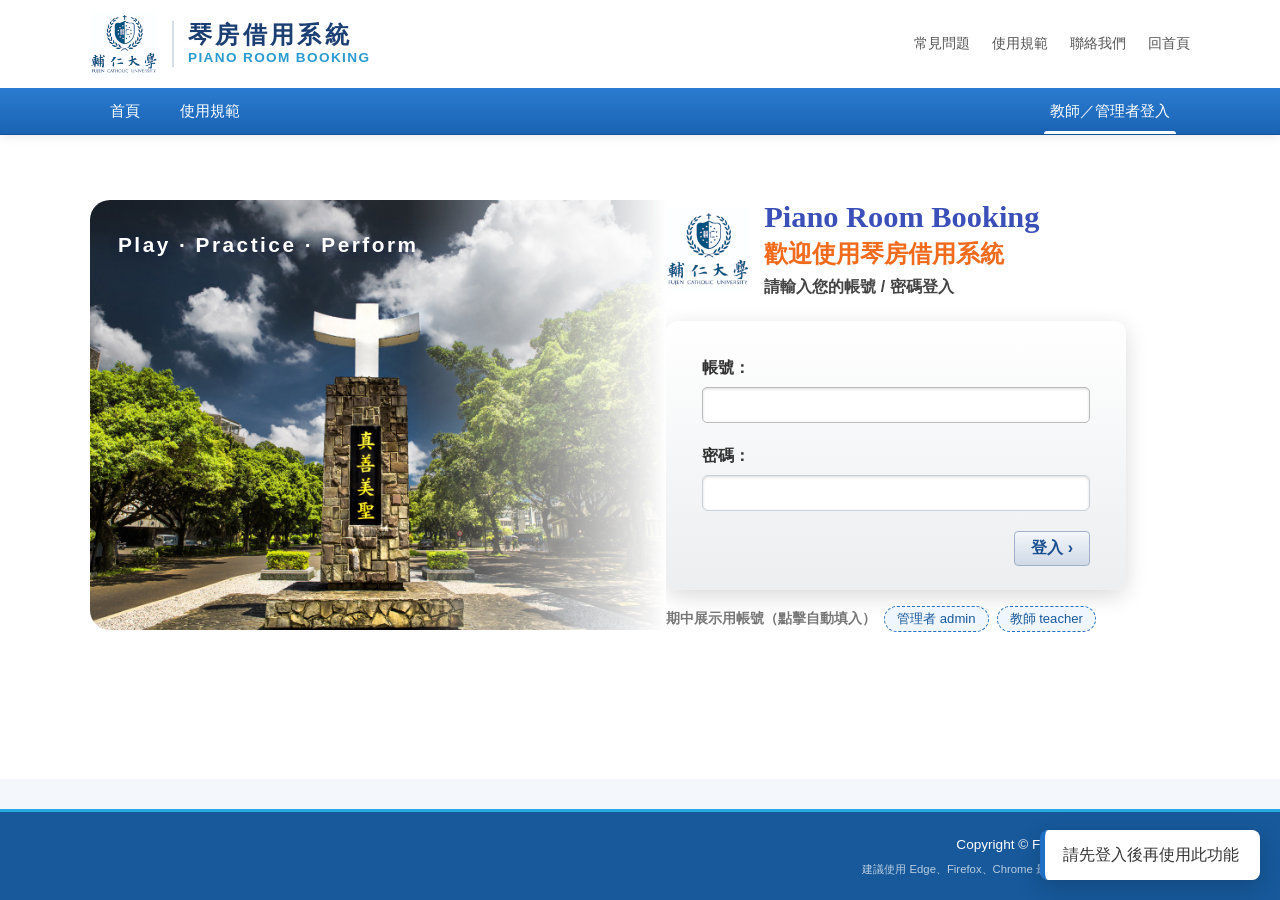
<file: accounts.html>
<!DOCTYPE html>
<html lang="zh-Hant">
<head>
  <meta charset="UTF-8">
  <meta name="viewport" content="width=device-width, initial-scale=1">
  <title>帳號管理｜輔仁大學 琴房借用系統</title>
  <link rel="stylesheet" href="css/base.css">
  <link rel="stylesheet" href="css/layout.css">
  <link rel="stylesheet" href="css/components.css">
  <link rel="stylesheet" href="css/animations.css">
</head>
<body data-page="accounts">
  <div id="site-header"></div>

  <main class="container page">
    <section class="page-head">
      <h1>帳號管理</h1>
      <p>新增、修改、刪除教師與管理者帳號，並設定各自可使用的功能權限。</p>
    </section>

    <div class="toolbar card">
      <button class="btn btn-primary" id="newBtn">＋ 新增帳號</button>
      <input type="search" id="searchBox" placeholder="搜尋帳號或姓名…" class="search">
    </div>

    <div class="card table-card">
      <div id="accountList"></div>
    </div>
  </main>

  <div id="site-footer"></div>

  <script src="js/config.js"></script>
  <script src="data/mock.js"></script>
  <script src="js/utils.js"></script>
  <script src="js/api.js"></script>
  <script src="js/auth.js"></script>
  <script src="js/ui.js"></script>
  <script src="js/layout.js"></script>
  <script src="js/accounts.js"></script>
</body>
</html>
</file>
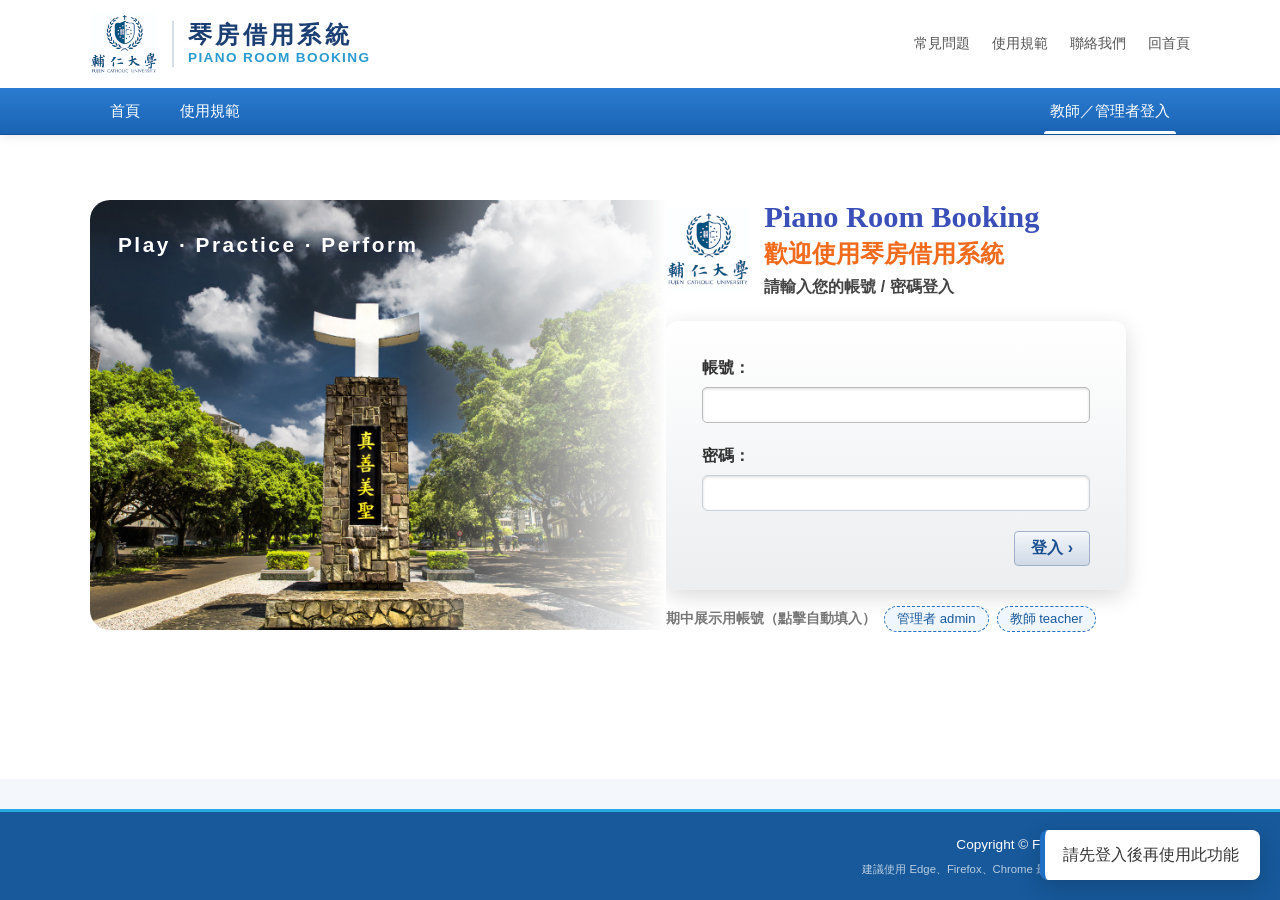
<file: announcements.html>
<!DOCTYPE html>
<html lang="zh-Hant">
<head>
  <meta charset="UTF-8">
  <meta name="viewport" content="width=device-width, initial-scale=1">
  <title>公告管理｜輔仁大學 琴房借用系統</title>
  <link rel="stylesheet" href="css/base.css">
  <link rel="stylesheet" href="css/layout.css">
  <link rel="stylesheet" href="css/components.css">
  <link rel="stylesheet" href="css/animations.css">
</head>
<body data-page="announcements">
  <div id="site-header"></div>

  <main class="container page">
    <section class="page-head">
      <h1>公告管理</h1>
      <p>新增、修改、刪除首頁「訊息公告」，例如琴房調音、維修或停用通知。</p>
    </section>

    <div class="toolbar card">
      <button class="btn btn-primary" id="newBtn">＋ 新增公告</button>
    </div>

    <div class="card table-card"><div id="newsList"></div></div>
  </main>

  <div id="site-footer"></div>

  <script src="js/config.js"></script>
  <script src="data/mock.js"></script>
  <script src="js/utils.js"></script>
  <script src="js/api.js"></script>
  <script src="js/auth.js"></script>
  <script src="js/ui.js"></script>
  <script src="js/layout.js"></script>
  <script src="js/announcements.js"></script>
</body>
</html>
</file>
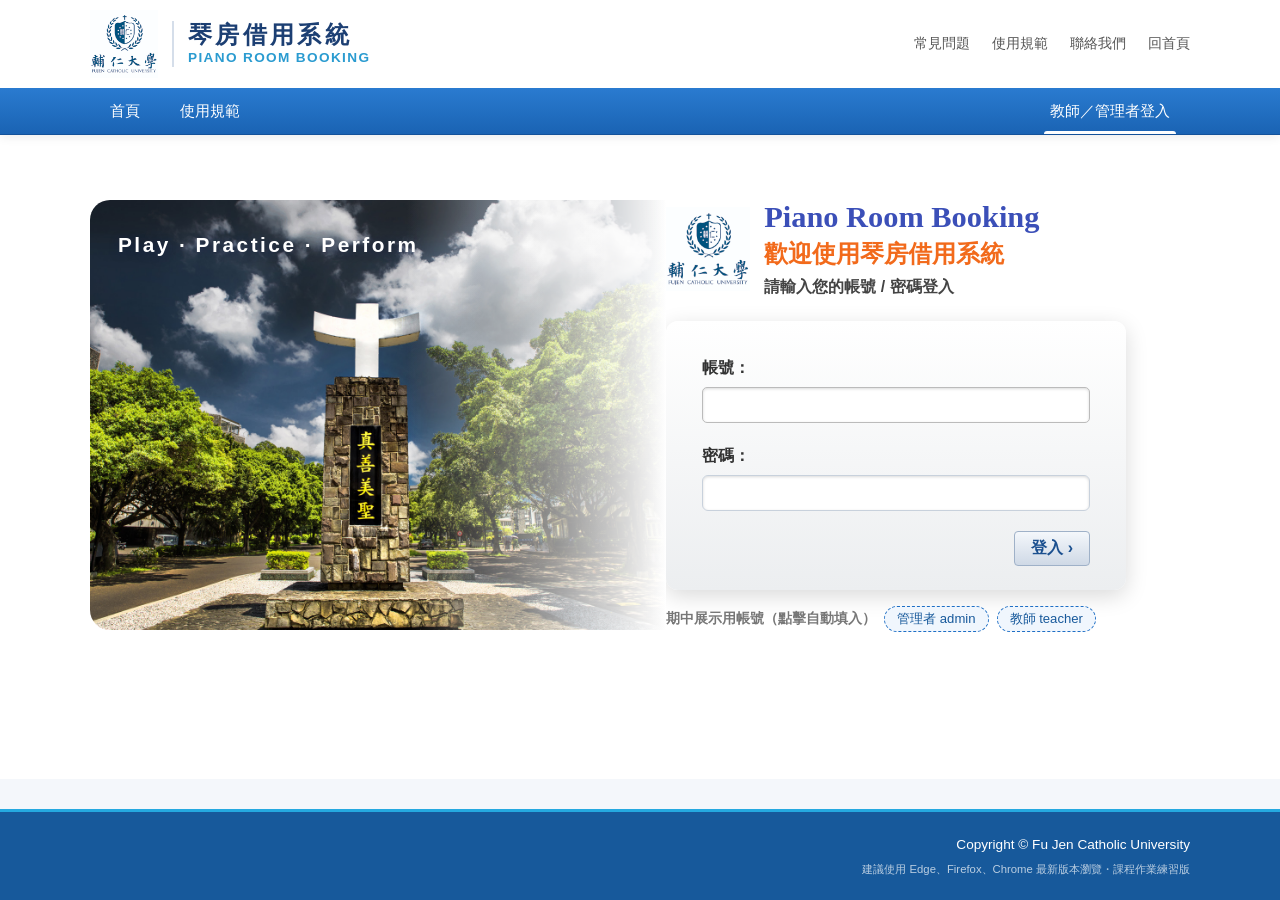
<file: login.html>
<!DOCTYPE html>
<html lang="zh-Hant">
<head>
  <meta charset="UTF-8">
  <meta name="viewport" content="width=device-width, initial-scale=1">
  <title>登入｜輔仁大學 琴房借用系統</title>
  <link rel="stylesheet" href="css/base.css">
  <link rel="stylesheet" href="css/layout.css">
  <link rel="stylesheet" href="css/components.css">
  <link rel="stylesheet" href="css/animations.css">
</head>
<body data-page="login" class="login-body">
  <div id="site-header"></div>

  <main class="login-page">
    <div class="container login-hero">
      <div class="login-visual" aria-hidden="true">
        <span>Play · Practice · Perform</span>
      </div>

      <div class="login-panel">
        <div class="login-title">
          <img src="assets/logo.jpg" alt="輔仁大學校徽" width="84" height="84" style="object-fit: contain; flex: none;">
          <div>
            <h2 class="en">Piano Room Booking</h2>
            <h3>歡迎使用琴房借用系統</h3>
            <p>請輸入您的帳號 / 密碼登入</p>
          </div>
        </div>

        <form id="loginForm" class="login-card" novalidate>
          <label for="username">帳號：</label>
          <input id="username" name="username" autocomplete="username" required>

          <label for="password">密碼：</label>
          <input id="password" name="password" type="password" autocomplete="current-password" required>

          <div class="login-actions">
            <span id="loginError" class="login-error" hidden>登入失敗</span>
            <button class="btn-login" type="submit"><span class="label">登入</span> <b>›</b></button>
          </div>
        </form>

        <div class="demo-hint">
          <strong>期中展示用帳號（點擊自動填入）</strong>
          <button type="button" class="chip-btn" data-u="admin" data-p="admin123">管理者 admin</button>
          <button type="button" class="chip-btn" data-u="teacher" data-p="teacher123">教師 teacher</button>
        </div>
      </div>
    </div>
  </main>

  <div id="site-footer"></div>

  <script src="js/config.js"></script>
  <script src="data/mock.js"></script>
  <script src="js/utils.js"></script>
  <script src="js/api.js"></script>
  <script src="js/auth.js"></script>
  <script src="js/ui.js"></script>
  <script src="js/layout.js"></script>
  <script src="js/login.js"></script>
</body>
</html>
</file>
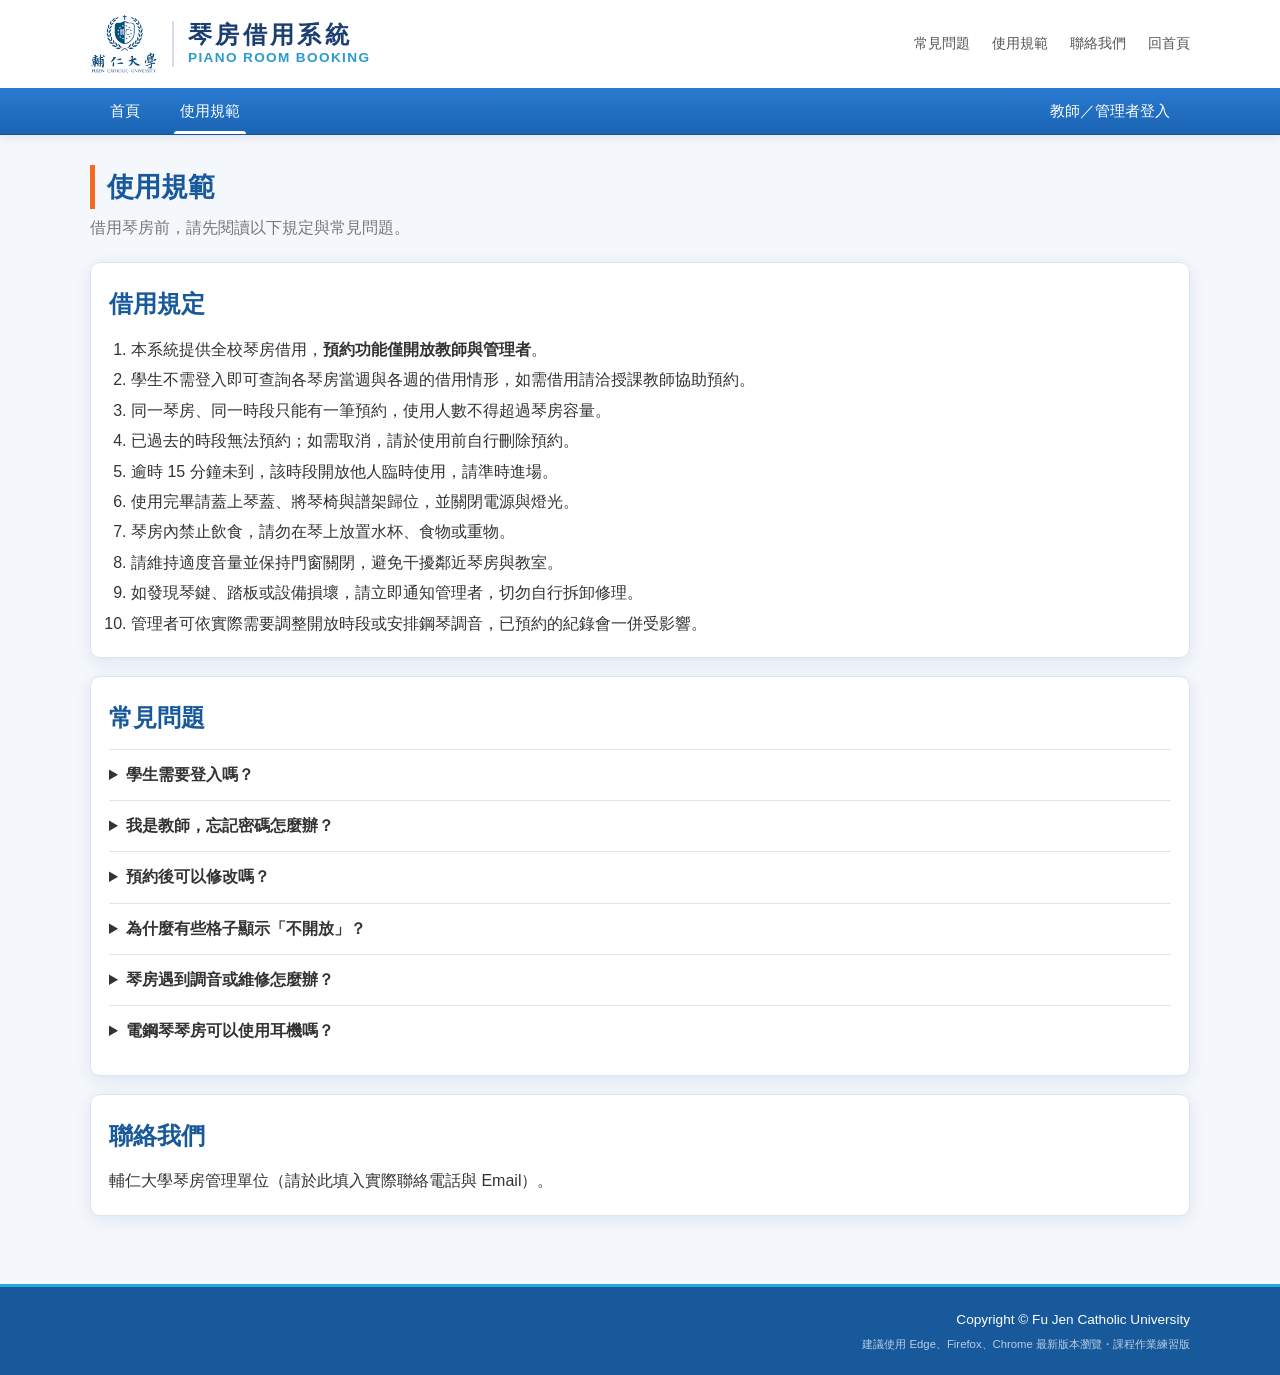
<file: rules.html>
<!DOCTYPE html>
<html lang="zh-Hant">
<head>
  <meta charset="UTF-8">
  <meta name="viewport" content="width=device-width, initial-scale=1">
  <title>使用規範｜輔仁大學 琴房借用系統</title>
  <link rel="stylesheet" href="css/base.css">
  <link rel="stylesheet" href="css/layout.css">
  <link rel="stylesheet" href="css/components.css">
  <link rel="stylesheet" href="css/animations.css">
  <link rel="stylesheet" href="css/home.css">
</head>
<body data-page="rules">
  <div id="site-header"></div>

  <main class="container page">
    <section class="page-head">
      <h1>使用規範</h1>
      <p>借用琴房前，請先閱讀以下規定與常見問題。</p>
    </section>

    <div class="card rules">
      <h2>借用規定</h2>
      <ol>
        <li>本系統提供全校琴房借用，<b>預約功能僅開放教師與管理者</b>。</li>
        <li>學生不需登入即可查詢各琴房當週與各週的借用情形，如需借用請洽授課教師協助預約。</li>
        <li>同一琴房、同一時段只能有一筆預約，使用人數不得超過琴房容量。</li>
        <li>已過去的時段無法預約；如需取消，請於使用前自行刪除預約。</li>
        <li>逾時 15 分鐘未到，該時段開放他人臨時使用，請準時進場。</li>
        <li>使用完畢請蓋上琴蓋、將琴椅與譜架歸位，並關閉電源與燈光。</li>
        <li>琴房內禁止飲食，請勿在琴上放置水杯、食物或重物。</li>
        <li>請維持適度音量並保持門窗關閉，避免干擾鄰近琴房與教室。</li>
        <li>如發現琴鍵、踏板或設備損壞，請立即通知管理者，切勿自行拆卸修理。</li>
        <li>管理者可依實際需要調整開放時段或安排鋼琴調音，已預約的紀錄會一併受影響。</li>
      </ol>
    </div>

    <div class="card rules" id="faq">
      <h2>常見問題</h2>
      <details><summary>學生需要登入嗎？</summary><p>不需要。首頁可直接查看各琴房的借用情形與今日剩餘時段。</p></details>
      <details><summary>我是教師，忘記密碼怎麼辦？</summary><p>請聯絡系統管理者，由管理者在「帳號管理」重設密碼。</p></details>
      <details><summary>預約後可以修改嗎？</summary><p>目前請先刪除原預約，再重新建立新的預約。</p></details>
      <details><summary>為什麼有些格子顯示「不開放」？</summary><p>代表管理者未在該星期開放這個時段。</p></details>
      <details><summary>琴房遇到調音或維修怎麼辦？</summary><p>管理者會在首頁「訊息公告」提前公告，該時段暫停借用，請留意公告內容。</p></details>
      <details><summary>電鋼琴琴房可以使用耳機嗎？</summary><p>可以。電鋼琴琴房備有耳機，使用後請收回原位。</p></details>
    </div>

    <div class="card rules" id="contact">
      <h2>聯絡我們</h2>
      <p>輔仁大學琴房管理單位（請於此填入實際聯絡電話與 Email）。</p>
    </div>
  </main>

  <div id="site-footer"></div>

  <script src="js/config.js"></script>
  <script src="data/mock.js"></script>
  <script src="js/utils.js"></script>
  <script src="js/api.js"></script>
  <script src="js/auth.js"></script>
  <script src="js/ui.js"></script>
  <script src="js/layout.js"></script>
</body>
</html>
</file>
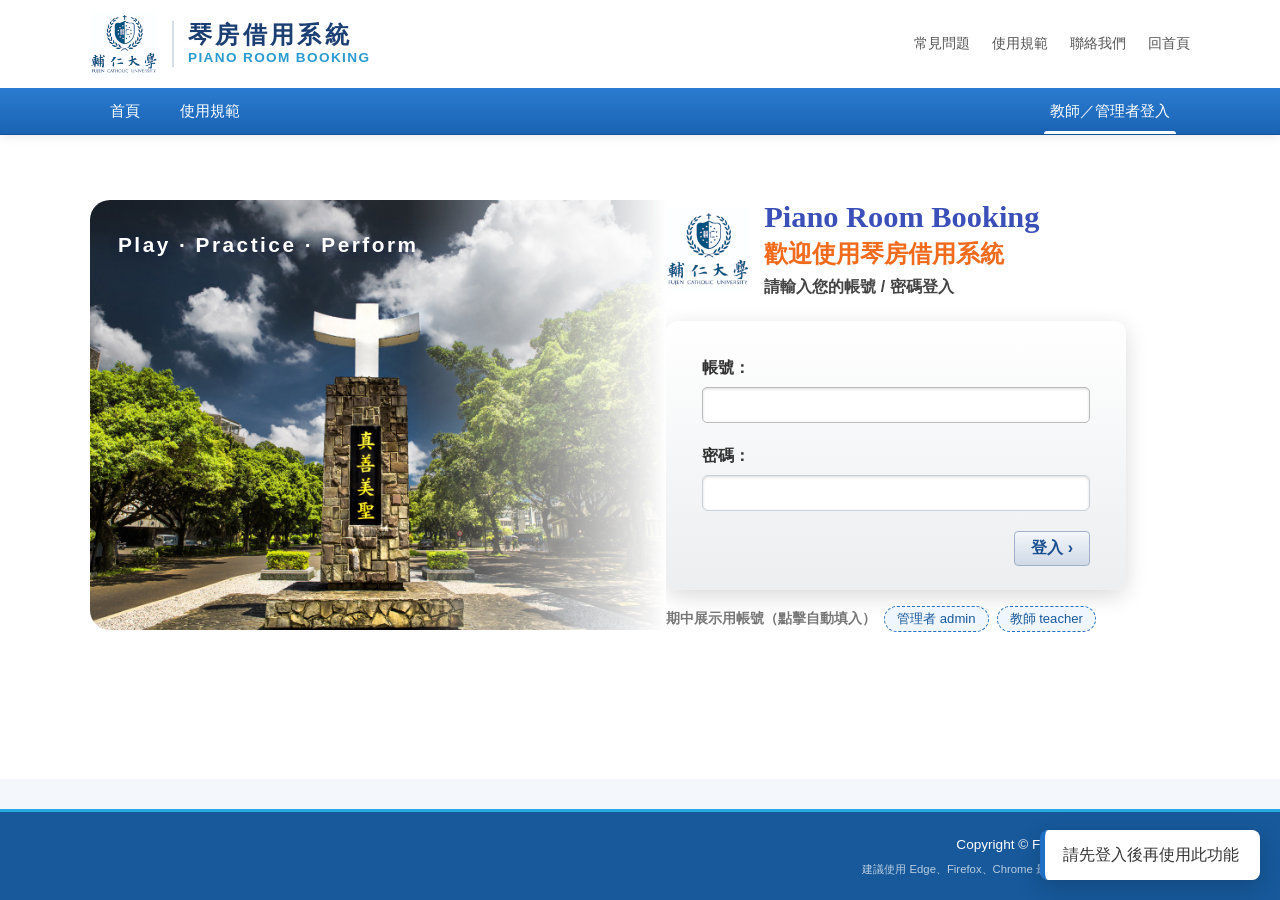
<file: slots.html>
<!DOCTYPE html>
<html lang="zh-Hant">
<head>
  <meta charset="UTF-8">
  <meta name="viewport" content="width=device-width, initial-scale=1">
  <title>時段管理｜輔仁大學 琴房借用系統</title>
  <link rel="stylesheet" href="css/base.css">
  <link rel="stylesheet" href="css/layout.css">
  <link rel="stylesheet" href="css/components.css">
  <link rel="stylesheet" href="css/animations.css">
</head>
<body data-page="slots">
  <div id="site-header"></div>

  <main class="container page">
    <section class="page-head">
      <h1>時段管理</h1>
      <p>設定每週可供預約的時段，以及每個時段開放的星期。</p>
    </section>

    <div class="toolbar card">
      <button class="btn btn-primary" id="newBtn">＋ 新增時段</button>
    </div>

    <div class="card table-card">
      <div id="slotList"></div>
    </div>
  </main>

  <div id="site-footer"></div>

  <script src="js/config.js"></script>
  <script src="data/mock.js"></script>
  <script src="js/utils.js"></script>
  <script src="js/api.js"></script>
  <script src="js/auth.js"></script>
  <script src="js/ui.js"></script>
  <script src="js/layout.js"></script>
  <script src="js/slots.js"></script>
</body>
</html>
</file>
<file: css/base.css>
:root {
  --blue: #1f6fc5;
  --blue-dark: #17599b;
  --cyan: #25a9e0;
  --orange: #f26a1b;
  --red: #c0201b;
  --purple: #3b1f8c;
  --text: #333;
  --muted: #777;
  --bg: #f4f7fb;
  --card: #fff;
  --line: #dfe5ec;
  --ok: #2e9e5b;
  --radius: 10px;
  --shadow: 0 4px 16px rgba(23, 89, 155, .10);
}

* { box-sizing: border-box; margin: 0; padding: 0; }
[hidden] { display: none !important; }

body {
  font-family: "Microsoft JhengHei", "PingFang TC", "Noto Sans TC", Arial, sans-serif;
  color: var(--text);
  background: var(--bg);
  min-height: 100vh;
  display: flex;
  flex-direction: column;
  line-height: 1.6;
}

main { flex: 1; }
a { color: var(--blue); text-decoration: none; }
button { font-family: inherit; cursor: pointer; }
input, select, textarea { font-family: inherit; font-size: 1rem; }
.container { width: min(1100px, 92%); margin: 0 auto; }
</file>
<file: css/layout.css>
/* ===== Header ===== */
.site-header { background: #fff; box-shadow: 0 2px 10px rgba(0, 0, 0, .08); position: relative; z-index: 50; }
.header-top { display: flex; align-items: center; justify-content: space-between; height: 88px; }
.brand { display: flex; align-items: center; gap: 12px; color: inherit; }
.top-links { display: flex; gap: 22px; font-size: .85rem; margin-top: 0; }
.top-links a { color: #555; transition: color .2s; }
.top-links a:hover { color: var(--blue); }

.header-bar {
  background: linear-gradient(#2a7bd0, #1a63b3);
  border-bottom: 1px solid #14529a;
}
.main-nav { display: flex; align-items: center; min-height: 44px; }
.main-nav a {
  color: #fff; padding: 11px 20px; font-size: .95rem; position: relative;
  transition: background .2s;
}
.main-nav a:hover { background: rgba(255, 255, 255, .15); }
.main-nav a.active::after {
  content: ""; position: absolute; left: 14px; right: 14px; bottom: 0;
  height: 3px; background: #fff; border-radius: 3px 3px 0 0;
}
.nav-spacer { flex: 1; }
.nav-user { color: #fff; font-size: .9rem; padding: 0 12px; opacity: .95; }
.nav-toggle {
  display: none; background: none; border: 1px solid var(--line);
  border-radius: 6px; font-size: 1.3rem; padding: 2px 10px; color: #555;
}

/* ===== Footer ===== */
.site-footer {
  background: var(--blue-dark);
  border-top: 3px solid var(--cyan);
  color: #fff; padding: 22px 0; margin-top: 30px;
  font-size: .85rem; text-align: right;
}
.site-footer small { display: block; opacity: .7; margin-top: 4px; }

/* ===== Page ===== */
.page { padding: 30px 0 20px; }
.page-head { margin-bottom: 22px; }
.page-head h1 {
  font-size: 1.7rem; color: var(--blue-dark);
  border-left: 5px solid var(--orange); padding-left: 12px;
}
.page-head p { color: var(--muted); margin-top: 6px; }

/* ===== Login ===== */
.login-body main { background: #fff; }
.login-hero {
  display: grid; grid-template-columns: 1.1fr 1fr; align-items: center;
  min-height: 560px; padding: 20px 0;
}
.login-visual {
  position: relative; min-height: 430px; border-radius: 20px 0 0 20px;
  background:
    /* 右側淡出成白色，銜接登入面板 */
    linear-gradient(90deg, rgba(255,255,255,0) 55%, #fff 100%),
    /* 校園照片 */
    url("../assets/111.jpg") center bottom / cover no-repeat,
    /* 圖片載入失敗時的備用底色 */
    linear-gradient(135deg, #1f6fc5, #6f4fb8);
  display: flex; align-items: flex-start; padding: 28px; overflow: hidden;
}
.login-visual span { color: #fff; font-size: 1.3rem; letter-spacing: .12em; font-weight: 700; text-shadow: 0 2px 10px rgba(20, 30, 90, .45); }
.login-title { display: flex; gap: 14px; align-items: center; margin-bottom: 22px; }
.login-title .en { font-family: Georgia, "Times New Roman", serif; color: #3b4fb8; font-size: 1.9rem; font-weight: 600; line-height: 1.2; }
.login-title h3 { color: var(--orange); font-size: 1.5rem; }
.login-title p { color: #444; font-weight: 600; }
.login-card {
  background: linear-gradient(#fff, #eceef0); border-radius: 12px;
  box-shadow: 0 6px 22px rgba(0, 0, 0, .15); padding: 28px 36px 24px; max-width: 460px;
}
.login-card label { display: block; font-weight: 700; margin: 6px 0; }
.login-card input {
  width: 100%; padding: 8px 10px; margin-bottom: 14px; border: 1px solid #bbb;
  border-radius: 5px; box-shadow: inset 0 1px 3px rgba(0,0,0,.15); transition: border-color .2s, box-shadow .2s;
}
.login-card input:focus { outline: none; border-color: var(--blue); box-shadow: 0 0 0 3px rgba(31,111,197,.2); }
.login-actions { display: flex; align-items: center; justify-content: flex-end; gap: 14px; margin-top: 6px; }
.login-error { color: red; font-size: .9rem; }
.btn-login {
  background: linear-gradient(#f4f7fb, #cfd9e6); border: 1px solid #9fb1c8; border-radius: 4px;
  color: #1a4f8f; font-weight: 700; padding: 6px 16px; font-size: 1rem; transition: transform .15s, box-shadow .2s;
}
.btn-login:hover { transform: translateY(-1px); box-shadow: 0 3px 8px rgba(0,0,0,.2); }
.btn-login:disabled { opacity: .6; cursor: wait; }
.demo-hint { max-width: 460px; margin-top: 16px; font-size: .85rem; color: var(--muted); display: flex; flex-wrap: wrap; gap: 8px; align-items: center; }
.chip-btn { border: 1px dashed var(--blue); background: #f0f6fd; color: var(--blue-dark); border-radius: 20px; padding: 3px 12px; font-size: .82rem; transition: background .2s; }
.chip-btn:hover { background: #dcebfa; }

/* ===== Responsive ===== */
@media (max-width: 860px) {
  .login-hero { grid-template-columns: 1fr; }
  .login-visual { min-height: 180px; border-radius: 16px; }
}
@media (max-width: 720px) {
  .top-links { display: none; }
  .nav-toggle { display: block; }
  .main-nav { display: none; flex-direction: column; align-items: stretch; }
  .main-nav.open { display: flex; }
  .nav-spacer { display: none; }
  .header-top { height: 72px; }
}
</file>
<file: css/components.css>
/* ===== Card / Toolbar ===== */
.card { background: var(--card); border: 1px solid var(--line); border-radius: var(--radius); box-shadow: var(--shadow); padding: 18px; }
.toolbar { display: flex; flex-wrap: wrap; gap: 14px 22px; align-items: center; margin-bottom: 16px; }
.week-nav { display: flex; gap: 8px; align-items: center; flex-wrap: wrap; }
.week-label { margin-left: auto; font-weight: 700; color: var(--blue-dark); }
.field-inline { display: flex; align-items: center; gap: 8px; }
.field-inline label { font-weight: 600; }

/* ===== Buttons ===== */
.btn {
  display: inline-flex; align-items: center; gap: 6px; border: 1px solid transparent;
  border-radius: 6px; padding: 9px 18px; font-size: .95rem;
  transition: transform .15s, box-shadow .2s, background .2s, border-color .2s;
}
.btn:hover { transform: translateY(-1px); }
.btn:active { transform: translateY(0); }
.btn:disabled { opacity: .6; cursor: not-allowed; transform: none; }
.btn-primary { background: linear-gradient(#2f82d8, #1a63b3); color: #fff; box-shadow: 0 2px 6px rgba(26, 99, 179, .35); }
.btn-primary:hover { box-shadow: 0 5px 12px rgba(26, 99, 179, .4); }
.btn-danger { background: #d9453d; color: #fff; }
.btn-ghost { background: #fff; border-color: var(--line); color: var(--text); }
.btn-ghost:hover { border-color: var(--blue); color: var(--blue); }
.btn-sm { padding: 5px 12px; font-size: .85rem; }

/* ===== Forms ===== */
.field { display: flex; flex-direction: column; gap: 6px; margin-bottom: 14px; }
.field label { font-weight: 600; font-size: .9rem; }
input[type=text], input[type=password], input[type=date], input[type=time],
input[type=number], input[type=search], select, textarea {
  padding: 8px 10px; border: 1px solid #c8d1dc; border-radius: 6px; background: #fff;
  transition: border-color .2s, box-shadow .2s;
}
input:focus, select:focus, textarea:focus {
  outline: none; border-color: var(--blue); box-shadow: 0 0 0 3px rgba(31, 111, 197, .18);
}
input[readonly] { background: #f1f3f6; color: #888; }
textarea { resize: vertical; min-height: 70px; }
.form-row { display: grid; grid-template-columns: 1fr 1fr; gap: 12px; }
.check { display: inline-flex; align-items: center; gap: 6px; cursor: pointer; font-size: .92rem; }
.check-group { display: flex; flex-wrap: wrap; gap: 8px 16px; }
.search { min-width: 220px; margin-left: auto; }

/* ===== Table ===== */
.table-card { padding: 0; overflow-x: auto; }
.table { width: 100%; border-collapse: collapse; min-width: 640px; }
.table th { background: #eef3f9; color: var(--blue-dark); text-align: left; padding: 12px 14px; font-size: .9rem; }
.table td { padding: 12px 14px; border-top: 1px solid var(--line); vertical-align: middle; }
.table tbody tr { transition: background .2s; }
.table tbody tr:hover { background: #f7fafe; }
.table .actions { display: flex; gap: 8px; white-space: nowrap; }
.empty { text-align: center; color: var(--muted); padding: 50px 10px; }
.empty b { display: block; font-size: 2rem; margin-bottom: 6px; }

/* ===== Badge / Chip ===== */
.badge { display: inline-block; padding: 2px 10px; border-radius: 20px; font-size: .8rem; font-weight: 600; }
.badge-admin { background: #ece6fb; color: var(--purple); }
.badge-teacher { background: #e1f1fb; color: #167ab0; }
.badge-now { background: var(--orange); color: #fff; margin-left: 6px; }
.badge-off { background: #eee; color: #888; }
.badge-on { background: #e3f5ea; color: var(--ok); }
.chip { display: inline-block; background: #eef3f9; color: var(--blue-dark); border-radius: 5px; padding: 1px 8px; font-size: .8rem; margin: 2px 3px 2px 0; }

/* ===== Schedule grid ===== */
.room-info { background: #fff8f1; border-left: 4px solid var(--orange); border-radius: 6px; padding: 10px 14px; margin-bottom: 14px; font-size: .92rem; }
.legend { display: flex; flex-wrap: wrap; gap: 8px 18px; margin-bottom: 12px; font-size: .85rem; color: #555; }
.dot { display: inline-block; width: 12px; height: 12px; border-radius: 3px; margin-right: 6px; vertical-align: -1px; border: 1px solid rgba(0,0,0,.12); }
.dot.free { background: #dff2e6; } .dot.booked { background: #fbd9d6; } .dot.mine { background: #cfe1f8; }
.dot.past { background: #e8e8e8; } .dot.closed { background: repeating-linear-gradient(45deg, #fafafa, #fafafa 3px, #e5e5e5 3px, #e5e5e5 6px); }

.grid-wrap { padding: 0; overflow-x: auto; }
.sched { width: 100%; min-width: 800px; border-collapse: separate; border-spacing: 0; }
.sched th, .sched td { border-bottom: 1px solid var(--line); border-right: 1px solid var(--line); padding: 6px; text-align: center; }
.sched thead th { background: #eef3f9; color: var(--blue-dark); padding: 10px 6px; }
.sched thead th small { font-weight: 400; color: var(--muted); }
.sched th.today { background: #fff1e4; color: var(--orange); }
.sched th.time { position: sticky; left: 0; z-index: 2; background: #f7f9fc; min-width: 112px; font-size: .88rem; }
.cell {
  display: block; width: 100%; min-height: 64px; border: 1px solid transparent; border-radius: 8px;
  font-size: .85rem; padding: 8px 6px; background: none;
  transition: transform .18s, box-shadow .2s, background .2s;
}
.cell small { display: block; font-weight: 400; opacity: .8; margin-top: 2px; overflow: hidden; text-overflow: ellipsis; white-space: nowrap; }
button.cell:hover { transform: translateY(-3px); box-shadow: 0 8px 16px rgba(0, 0, 0, .12); }
.cell.free { background: #eaf6ee; color: var(--ok); border-color: #bfe3cb; font-weight: 600; }
.cell.free:hover { background: #dff2e6; }
.cell.booked { background: #fdeceb; color: #b3322b; border-color: #f3c3bf; font-weight: 600; }
.cell.mine { background: #e7f0fc; color: var(--blue-dark); border-color: #b5cff0; font-weight: 700; }
.cell.is-past { opacity: .55; }
.cell.past { background: #f1f1f1; color: #aaa; }
.cell.closed { background: repeating-linear-gradient(45deg, #fafafa, #fafafa 6px, #f0f0f0 6px, #f0f0f0 12px); color: #bbb; font-size: .78rem; }

/* ===== Detail list ===== */
.detail { display: grid; grid-template-columns: 90px 1fr; gap: 8px 10px; margin-bottom: 14px; }
.detail dt { color: var(--muted); }
.detail dd { font-weight: 600; word-break: break-word; }

/* ===== Modal ===== */
.modal-overlay {
  position: fixed; inset: 0; background: rgba(15, 40, 70, .45); backdrop-filter: blur(3px);
  display: flex; align-items: center; justify-content: center; z-index: 100; padding: 16px;
}
.modal { background: #fff; border-radius: 14px; width: min(540px, 100%); max-height: 92vh; overflow: auto; box-shadow: 0 20px 60px rgba(0, 0, 0, .3); }
.modal-head { display: flex; justify-content: space-between; align-items: center; padding: 14px 20px; border-bottom: 1px solid var(--line); background: linear-gradient(#f8fbff, #eef3f9); border-radius: 14px 14px 0 0; }
.modal-head h3 { color: var(--blue-dark); font-size: 1.1rem; }
.modal-x { border: 0; background: none; font-size: 1.7rem; line-height: 1; color: #888; transition: color .2s, transform .2s; }
.modal-x:hover { color: var(--red); transform: rotate(90deg); }
.modal-body { padding: 20px; }
.modal-foot { display: flex; justify-content: flex-end; gap: 10px; margin-top: 10px; }
.modal-error { background: #fdeceb; color: var(--red); border-radius: 6px; padding: 8px 12px; margin-bottom: 12px; font-size: .9rem; }

/* ===== Toast ===== */
.toast-wrap { position: fixed; right: 20px; bottom: 20px; display: flex; flex-direction: column; gap: 10px; z-index: 200; }
.toast { background: #fff; border-left: 5px solid var(--blue); padding: 12px 18px; border-radius: 8px; box-shadow: 0 8px 24px rgba(0, 0, 0, .18); min-width: 220px; max-width: 360px; }
.toast.success { border-color: var(--ok); }
.toast.error { border-color: var(--red); }

/* ===== Skeleton ===== */
.skeleton-row { height: 46px; margin: 12px 14px; }

/* ===== 日期選擇器（flatpickr）配色 ===== */
input[type=text][name="date"], #jumpDate { cursor: pointer; }
.flatpickr-calendar { z-index: 1000 !important; border-radius: 12px; box-shadow: 0 12px 32px rgba(15, 40, 70, .25); font-family: inherit; }
.flatpickr-day.selected, .flatpickr-day.selected:hover { background: var(--blue); border-color: var(--blue); }
.flatpickr-day.today { border-color: var(--orange); }
.flatpickr-day.today:hover { background: var(--orange); border-color: var(--orange); color: #fff; }
.flatpickr-months .flatpickr-month, .flatpickr-weekdays, span.flatpickr-weekday { color: var(--blue-dark); fill: var(--blue-dark); }
.flatpickr-day.flatpickr-disabled, .flatpickr-day.flatpickr-disabled:hover { color: #c5cbd3; }
</file>
<file: css/animations.css>
@keyframes fadeUp { from { opacity: 0; transform: translateY(14px); } to { opacity: 1; transform: none; } }
@keyframes fadeIn { from { opacity: 0; } to { opacity: 1; } }
@keyframes modalIn { from { opacity: 0; transform: scale(.94) translateY(10px); } to { opacity: 1; transform: none; } }
@keyframes modalOut { to { opacity: 0; transform: scale(.96); } }
@keyframes toastIn { from { opacity: 0; transform: translateX(40px); } to { opacity: 1; transform: none; } }
@keyframes toastOut { to { opacity: 0; transform: translateX(40px); } }
@keyframes slideInNext { from { opacity: 0; transform: translateX(40px); } to { opacity: 1; transform: none; } }
@keyframes slideInPrev { from { opacity: 0; transform: translateX(-40px); } to { opacity: 1; transform: none; } }
@keyframes cellIn { from { opacity: 0; transform: scale(.9); } to { opacity: 1; transform: none; } }
@keyframes shimmer { 0% { background-position: -600px 0; } 100% { background-position: 600px 0; } }
@keyframes shake { 0%, 100% { transform: translateX(0); } 20% { transform: translateX(-8px); } 40% { transform: translateX(8px); } 60% { transform: translateX(-5px); } 80% { transform: translateX(5px); } }
@keyframes spin { to { transform: rotate(360deg); } }

.page, .login-hero { animation: fadeUp .5s backwards; }
.toolbar, .page-head { animation: fadeUp .5s backwards; }
.toolbar { animation-delay: .08s; }

.modal-overlay { animation: fadeIn .2s both; }
.modal { animation: modalIn .28s cubic-bezier(.2, .9, .3, 1.2) both; }
.modal-overlay.closing { animation: fadeIn .2s reverse both; }
.modal-overlay.closing .modal { animation: modalOut .2s both; }

.toast { animation: toastIn .35s both; }
.toast.leaving { animation: toastOut .3s both; }

.slide-next { animation: slideInNext .35s both; }
.slide-prev { animation: slideInPrev .35s both; }
.sched td { animation: cellIn .35s backwards; animation-delay: var(--d, 0ms); }

.table tbody tr { animation: fadeUp .35s backwards; animation-delay: calc(var(--i, 0) * 40ms); }
.table tbody tr.row-out { opacity: 0; transform: translateX(20px); transition: opacity .3s, transform .3s; }

.skeleton {
  background: linear-gradient(90deg, #eceff3 25%, #f7f9fb 37%, #eceff3 63%);
  background-size: 1200px 100%; animation: shimmer 1.3s infinite linear; border-radius: 8px;
}
.shake { animation: shake .4s; }

.btn.loading { position: relative; color: transparent !important; }
.btn.loading::after {
  content: ""; position: absolute; width: 16px; height: 16px; left: calc(50% - 8px); top: calc(50% - 8px);
  border: 2px solid rgba(255, 255, 255, .5); border-top-color: #fff; border-radius: 50%; animation: spin .7s linear infinite;
}

@media (prefers-reduced-motion: reduce) {
  *, *::before, *::after { animation-duration: .01ms !important; animation-delay: 0ms !important; transition-duration: .01ms !important; }
}
</file>
<file: css/home.css>
html { scroll-behavior: smooth; }
body[data-page="index"] { background: #f4f7fb; }

/* ===== Hero ===== */
.hero {
  position: relative; overflow: hidden; color: #fff;
  background: linear-gradient(120deg, #1f6fc5, #3f58c6 50%, #6f4fb8);
  background-size: 220% 220%; animation: heroShift 16s ease-in-out infinite;
}
.hero-bg { position: absolute; inset: 0; pointer-events: none; }
.orb { position: absolute; border-radius: 50%; filter: blur(40px); opacity: .45; animation: orbFloat 12s ease-in-out infinite; }
.o1 { width: 280px; height: 280px; background: #25a9e0; left: -60px; top: -60px; }
.o2 { width: 220px; height: 220px; background: #ff8fd0; right: 10%; top: 20px; animation-delay: -4s; }
.o3 { width: 200px; height: 200px; background: #7ee0ff; left: 40%; bottom: 40px; animation-delay: -8s; }

/* ===== 背景飄動的音符 ===== */
.note {
  position: absolute; bottom: -40px;
  color: rgba(255, 255, 255, .55);
  animation: noteRise linear infinite;
}
.note em {
  display: block; font-style: normal;
  text-shadow: 0 0 12px rgba(255, 255, 255, .5);
  animation: noteSway ease-in-out infinite alternate;
}

.hero-inner {
  position: relative; z-index: 2; display: grid; grid-template-columns: 1fr 1fr;
  align-items: center; gap: 20px; min-height: 300px; padding-top: 34px;
}
.hero-en { font-size: 1.15rem; letter-spacing: .2em; opacity: .9; animation: fadeUp .7s .1s backwards; }
.hero h1 { font-size: 2.7rem; letter-spacing: .12em; text-shadow: 0 3px 14px rgba(0, 0, 0, .25); animation: fadeUp .7s .25s backwards; }
.hero-sub { margin-top: 8px; opacity: .92; animation: fadeUp .7s .4s backwards; }

.hero-art { position: relative; height: 270px; animation: fadeIn 1s .3s backwards; }

/* ===== 立體鋼琴 ===== */
.piano3d {
  position: absolute; left: 0; right: 0; top: 34px; margin: 0 auto;
  width: 390px; max-width: 92%;
  perspective: 700px; z-index: 2;
}
.piano-body {
  padding: 18px 14px 14px; border-radius: 16px;
  background: linear-gradient(160deg, #2e2658, #17133a);
  box-shadow: 0 26px 40px rgba(10, 10, 50, .45), inset 0 1px 0 rgba(255, 255, 255, .2);
  transform: rotateX(18deg) rotateZ(-3deg);
  animation: pianoFloat 6s ease-in-out infinite;
}
.pkeys { position: relative; display: flex; gap: 3px; height: 130px; }

.wk {
  position: relative; flex: 1;
  border-radius: 0 0 7px 7px;
  background: linear-gradient(#fff, #eef1f8 80%, #cfd5e5);
  box-shadow: 0 6px 0 #aab2c8, 0 10px 10px rgba(0, 0, 0, .28);
  transform-origin: top center;
  animation: keyPress 4.8s ease-in-out infinite;
  animation-delay: var(--t);
}
.bk {
  position: absolute; top: 0; width: 7%; height: 62%;
  transform: translateX(-50%);
  border-radius: 0 0 5px 5px;
  background: linear-gradient(#4a4a58, #14141c 85%);
  box-shadow: 0 4px 6px rgba(0, 0, 0, .55), inset 0 -3px 0 rgba(255, 255, 255, .1);
  z-index: 3;
}
.nt {
  position: absolute; left: 50%; top: -4px; z-index: 5;
  font-style: normal; font-size: 24px; color: #fff; pointer-events: none;
  text-shadow: 0 0 10px rgba(255, 255, 255, .85);
  opacity: 0;
  animation: noteUp 4.8s ease-out infinite;
  animation-delay: var(--t);
}

.art-bubble {
  position: absolute; left: 6%; bottom: 36px; z-index: 4; background: #fff; color: var(--ok); font-weight: 700;
  padding: 8px 16px; border-radius: 14px 14px 14px 3px; box-shadow: 0 10px 24px rgba(0, 0, 0, .25);
  animation: floatY 5s ease-in-out infinite reverse;
}
.login-bubble {
  position: absolute; right: 2%; bottom: 6px; z-index: 4; background: #fff; color: var(--blue-dark); font-weight: 800;
  padding: 12px 28px; border-radius: 20px 20px 20px 4px; box-shadow: 0 12px 28px rgba(0, 0, 0, .3);
  animation: pulse 2.6s ease-in-out infinite; transition: filter .2s;
}
.login-bubble:hover { filter: brightness(1.05); }

.quick { position: relative; z-index: 3; display: flex; flex-wrap: wrap; gap: 16px; padding: 6px 0 80px; }
.quick a {
  display: flex; align-items: center; gap: 10px; background: #fff; color: #1c3f73; font-weight: 700;
  padding: 12px 22px; border-radius: 12px; box-shadow: 0 8px 20px rgba(0, 0, 0, .18);
  transition: transform .2s, box-shadow .2s; animation: fadeUp .6s backwards;
}
.quick a:nth-child(2) { animation-delay: .1s; } .quick a:nth-child(3) { animation-delay: .2s; }
.quick a:hover { transform: translateY(-4px); box-shadow: 0 14px 26px rgba(0, 0, 0, .25); }
.quick a span { font-size: 1.4rem; }

.hero-wave { position: absolute; left: 0; bottom: -1px; width: 200%; height: 60px; z-index: 2; animation: waveMove 16s linear infinite; }

/* ===== Home content ===== */
.home { padding: 6px 0 20px; }
.welcome { text-align: center; font-weight: 700; margin: 6px 0 26px; }
.home-grid { display: grid; grid-template-columns: 1.1fr 1fr; gap: 26px; align-items: start; margin-bottom: 40px; }
.panel-title {
  display: flex; align-items: center; gap: 10px; font-size: 1.2rem; color: var(--blue-dark);
  padding-bottom: 8px; margin-bottom: 12px; border-bottom: 2px solid #4a4e69;
}
.panel-title .ico { font-size: 1.4rem; }
.panel-title select { margin-left: auto; font-size: .85rem; padding: 4px 8px; }
.sec-title { font-size: 1.4rem; color: var(--blue-dark); border-left: 5px solid var(--orange); padding-left: 12px; margin-bottom: 16px; }

/* ===== 公告跑馬燈 ===== */
.marquee {
  display: flex; align-items: center; overflow: hidden;
  margin: 4px 0 22px; border-radius: 999px;
  background: #fff; border: 1px solid #dbe4f3;
  box-shadow: 0 6px 18px rgba(31, 60, 140, .1);
}
.marquee[hidden] { display: none; }
.mq-label {
  flex: none; position: relative; z-index: 1;
  padding: 11px 20px; color: #fff; font-weight: 700; white-space: nowrap;
  background: linear-gradient(135deg, #1f6fc5, #6f4fb8);
}
.mq-view {
  flex: 1; overflow: hidden;
  -webkit-mask-image: linear-gradient(90deg, transparent, #000 28px, #000 calc(100% - 28px), transparent);
          mask-image: linear-gradient(90deg, transparent, #000 28px, #000 calc(100% - 28px), transparent);
}
.mq-track {
  display: flex; width: max-content;
  animation: mqMove var(--dur, 30s) linear infinite;
}
.mq-view:hover .mq-track { animation-play-state: paused; }
.mq-set { display: flex; flex: none; min-width: 60vw; }
.mq-item {
  flex: none; padding: 0 30px; white-space: nowrap;
  color: #1c3f73; text-decoration: none; font-weight: 500;
  transition: color .2s;
}
.mq-item:hover { color: #6f4fb8; }
.mq-item time { margin-left: 10px; color: #8a94a8; font-size: .85em; font-weight: 400; }

/* ===== 表格（含線條感） ===== */
.stat-table, .news-table {
  width: 100%; border-collapse: collapse; font-size: .92rem; background: #fff;
  border: 1px solid #b8bdd0;
}
.stat-table th, .news-table th {
  background: #4a4e69; color: #fff; padding: 9px; font-size: .82rem;
  border: 1px solid #636886; letter-spacing: .08em;
}
.stat-table td, .news-table td { padding: 10px 12px; border: 1px solid #c9cddb; }
.stat-table tbody tr:nth-child(odd), .news-table tbody tr:nth-child(odd) { background: #fff; }
.stat-table tbody tr:nth-child(even), .news-table tbody tr:nth-child(even) { background: #f4f6fb; }
.stat-table tbody tr { animation: fadeUp .4s backwards; animation-delay: calc(var(--i) * 50ms); }

.num { text-align: center; color: #fff; font-weight: 700; width: 90px; border-color: rgba(255, 255, 255, .35) !important; }
.num.open { background: #3b4a9a; }
.num.left { background: #139a7a; }
.num.left.zero { background: #8f96a8; }

.pager {
  display: flex; justify-content: space-between; align-items: center;
  background: #4a4e69; color: #fff; padding: 4px 14px; font-size: .85rem;
  border: 1px solid #4a4e69; border-top: 0;
}
.pager button { background: none; border: 0; color: #fff; font-size: 1.4rem; padding: 0 12px; transition: transform .15s; }
.pager button:hover:not(:disabled) { transform: scale(1.3); }
.pager button:disabled { opacity: .35; cursor: default; }

.news-table td.date {
  background: #6b6f7e; color: #fff; text-align: center; width: 110px;
  font-weight: 700; font-size: .85rem; border-color: rgba(255, 255, 255, .3);
}
.news-table tbody tr { cursor: pointer; transition: background .2s; }
.news-table .new-tag { background: var(--orange); color: #fff; font-size: .7rem; border-radius: 4px; padding: 1px 6px; margin-right: 6px; }

.stat-table tbody tr:hover, .news-table tbody tr:hover { background: #e8eefb; }
.stat-table tbody tr:hover td:first-child,
.news-table tbody tr:hover td:first-child { box-shadow: inset 4px 0 0 #3b4a9a; }

/* ===== Room cards ===== */
.rooms-sec { margin-bottom: 40px; }
.filters {
  display: flex; flex-wrap: wrap; gap: 8px 24px; margin-bottom: 18px; align-items: center;
  padding-bottom: 14px; border-bottom: 1px solid var(--line);
}
.filter-group { display: flex; flex-wrap: wrap; gap: 8px; align-items: center; }
.filter-group > span { font-weight: 700; color: var(--blue-dark); font-size: .9rem; }
.chip-f { border: 1px solid var(--line); background: #fff; border-radius: 20px; padding: 4px 14px; font-size: .88rem; transition: all .2s; }
.chip-f:hover { border-color: var(--blue); color: var(--blue); }
.chip-f.on { background: var(--blue); border-color: var(--blue); color: #fff; }

/* 每排 3 張 */
.room-grid { display: grid; grid-template-columns: repeat(3, 1fr); gap: 24px; }
.room-card {
  display: flex; flex-direction: column; background: #fff; border-top: 5px solid #11bfa5; border-radius: 10px;
  overflow: hidden; box-shadow: var(--shadow); transition: transform .25s, box-shadow .25s;
  animation: fadeUp .45s backwards; animation-delay: calc(var(--i) * 70ms);
}
.room-card:hover { transform: translateY(-6px); box-shadow: 0 14px 28px rgba(23, 89, 155, .2); }
.room-card.sel { outline: 3px solid var(--blue); }
.room-cover {
  position: relative; overflow: hidden;
  height: 120px; display: flex; align-items: center; justify-content: center; font-size: 3.2rem;
  background: linear-gradient(135deg, var(--c1), var(--c2)); clip-path: polygon(0 0, 100% 0, 100% 88%, 0 100%);
}
.room-cover span { position: relative; z-index: 1; transition: transform .3s; }
.room-card:hover .room-cover span { transform: scale(1.2) rotate(-6deg); }

/* 封面背景圖（內嵌 SVG） */
.room-cover::before {
  content: ""; position: absolute; inset: 0; z-index: 0;
  background-repeat: repeat-x; opacity: .55;
  transition: background-position 1.2s ease, transform .5s ease;
}
.room-card:hover .room-cover::before { background-position: -60px bottom; transform: scale(1.06); }

.room-cover.t-piano::before {
  background-position: left bottom; background-size: 140px 120px;
  background-image: url("data:image/svg+xml,%3Csvg xmlns='http://www.w3.org/2000/svg' width='140' height='120' viewBox='0 0 140 120'%3E%3Cg fill='none' stroke='white' stroke-opacity='.6' stroke-width='2'%3E%3Cpath d='M0 60h140'/%3E%3Cpath d='M20 60v60M40 60v60M60 60v60M80 60v60M100 60v60M120 60v60'/%3E%3C/g%3E%3Cg fill='white' fill-opacity='.6'%3E%3Crect x='14' y='60' width='12' height='36' rx='2'/%3E%3Crect x='34' y='60' width='12' height='36' rx='2'/%3E%3Crect x='74' y='60' width='12' height='36' rx='2'/%3E%3Crect x='94' y='60' width='12' height='36' rx='2'/%3E%3Crect x='114' y='60' width='12' height='36' rx='2'/%3E%3C/g%3E%3C/svg%3E");
}
.room-cover.t-staff::before {
  background-position: left center; background-size: 200px 120px;
  background-image: url("data:image/svg+xml,%3Csvg xmlns='http://www.w3.org/2000/svg' width='200' height='120' viewBox='0 0 200 120'%3E%3Cg stroke='white' stroke-opacity='.55' stroke-width='1.5'%3E%3Cpath d='M0 36h200M0 48h200M0 60h200M0 72h200M0 84h200'/%3E%3C/g%3E%3Cg fill='white' fill-opacity='.8'%3E%3Cellipse cx='40' cy='72' rx='8' ry='6'/%3E%3Cellipse cx='100' cy='54' rx='8' ry='6'/%3E%3Cellipse cx='160' cy='66' rx='8' ry='6'/%3E%3C/g%3E%3Cg stroke='white' stroke-opacity='.8' stroke-width='2'%3E%3Cpath d='M47 72V40M107 54V22M167 66V34'/%3E%3C/g%3E%3C/svg%3E");
}
.room-cover.t-wave::before {
  background-position: center; background-size: 150px 150px;
  background-image: url("data:image/svg+xml,%3Csvg xmlns='http://www.w3.org/2000/svg' width='150' height='150' viewBox='0 0 150 150'%3E%3Cg fill='none' stroke='white' stroke-opacity='.5' stroke-width='2'%3E%3Ccircle cx='75' cy='75' r='14'/%3E%3Ccircle cx='75' cy='75' r='30'/%3E%3Ccircle cx='75' cy='75' r='46'/%3E%3Ccircle cx='75' cy='75' r='62'/%3E%3C/g%3E%3Cg fill='white' fill-opacity='.7'%3E%3Ccircle cx='75' cy='75' r='4'/%3E%3C/g%3E%3C/svg%3E");
}

.room-body { padding: 14px 16px 16px; display: flex; flex-direction: column; gap: 8px; flex: 1; }
.room-name { font-size: 1.15rem; }
.room-name::after { content: ""; display: block; width: 44px; height: 3px; background: #11bfa5; margin-top: 6px; }
.room-meta { font-size: .85rem; color: var(--muted); }
.avail { color: #666; font-size: .9rem; }
.avail b { font-size: 1.9rem; color: #11bfa5; margin: 0 2px; }
.avail.zero b { color: #aaa; }
.room-actions { margin-top: auto; display: flex; justify-content: flex-end; gap: 8px; padding-top: 6px; }
.pill { border: 0; border-radius: 20px; padding: 6px 16px; color: #fff; font-size: .85rem; transition: transform .15s, filter .2s; }
.pill:hover { transform: translateY(-2px); filter: brightness(1.1); }
.pill.view { background: #555; }
.pill.go { background: #2f82d8; }

/* ===== Reveal ===== */
.reveal { opacity: 0; transform: translateY(24px); transition: opacity .6s, transform .6s; }
.reveal.in { opacity: 1; transform: none; }
#schedule { margin-bottom: 20px; }

/* ===== Rules page ===== */
.rules { margin-bottom: 18px; line-height: 1.9; }
.rules h2 { color: var(--blue-dark); margin-bottom: 8px; }
.rules ol { padding-left: 22px; }
.rules details { border-top: 1px solid var(--line); padding: 10px 0; }
.rules summary { cursor: pointer; font-weight: 700; }
.rules details[open] p { animation: fadeUp .3s; }
.rules details p { color: #555; margin-top: 6px; }

/* ===== Keyframes ===== */
@keyframes heroShift { 0%, 100% { background-position: 0 50%; } 50% { background-position: 100% 50%; } }
@keyframes orbFloat { 0%, 100% { transform: translate(0, 0); } 50% { transform: translate(40px, 30px); } }
@keyframes floatY { 0%, 100% { transform: translateY(0); } 50% { transform: translateY(-12px); } }
@keyframes pulse { 0%, 100% { transform: scale(1); } 50% { transform: scale(1.08); } }
@keyframes waveMove { to { transform: translateX(-50%); } }
@keyframes mqMove { to { transform: translateX(-50%); } }

@keyframes pianoFloat {
  0%, 100% { transform: rotateX(18deg) rotateZ(-3deg) translateY(0); }
  50%      { transform: rotateX(18deg) rotateZ(-3deg) translateY(-8px); }
}
@keyframes keyPress {
  0%, 14%, 100% { transform: translateY(0); box-shadow: 0 6px 0 #aab2c8, 0 10px 10px rgba(0, 0, 0, .28); filter: none; }
  3%, 9% { transform: translateY(5px); box-shadow: 0 1px 0 #aab2c8, 0 3px 4px rgba(0, 0, 0, .25); filter: brightness(.92); }
}
@keyframes noteUp {
  0%   { opacity: 0; transform: translate(-50%, 0) scale(.6) rotate(0); }
  3%   { opacity: 1; }
  18%  { opacity: 0; transform: translate(-30%, -110px) scale(1.2) rotate(18deg); }
  100% { opacity: 0; }
}
@keyframes noteRise {
  0%   { transform: translateY(0); opacity: 0; }
  10%  { opacity: 1; }
  85%  { opacity: .9; }
  100% { transform: translateY(-560px); opacity: 0; }
}
@keyframes noteSway {
  from { transform: translateX(-18px) rotate(-14deg); }
  to   { transform: translateX(18px) rotate(14deg); }
}

/* ===== Responsive ===== */
@media (max-width: 1000px) { .room-grid { grid-template-columns: repeat(2, 1fr); } }
@media (max-width: 860px) {
  .hero-inner { grid-template-columns: 1fr; }
  .hero-art { height: 230px; }
  .piano3d { width: min(340px, 88%); top: 20px; }
  .home-grid { grid-template-columns: 1fr; }
  .hero h1 { font-size: 2.1rem; }
  .mq-label { padding: 10px 12px; font-size: .9rem; }
}
@media (max-width: 640px) { .room-grid { grid-template-columns: 1fr; } }

/* ===== 減少動態 ===== */
@media (prefers-reduced-motion: reduce) {
  .piano-body, .wk, .nt, .note, .note em, .mq-track { animation: none; }
  .mq-view { overflow-x: auto; }
  .room-cover::before { transition: none; }
}
</file>
